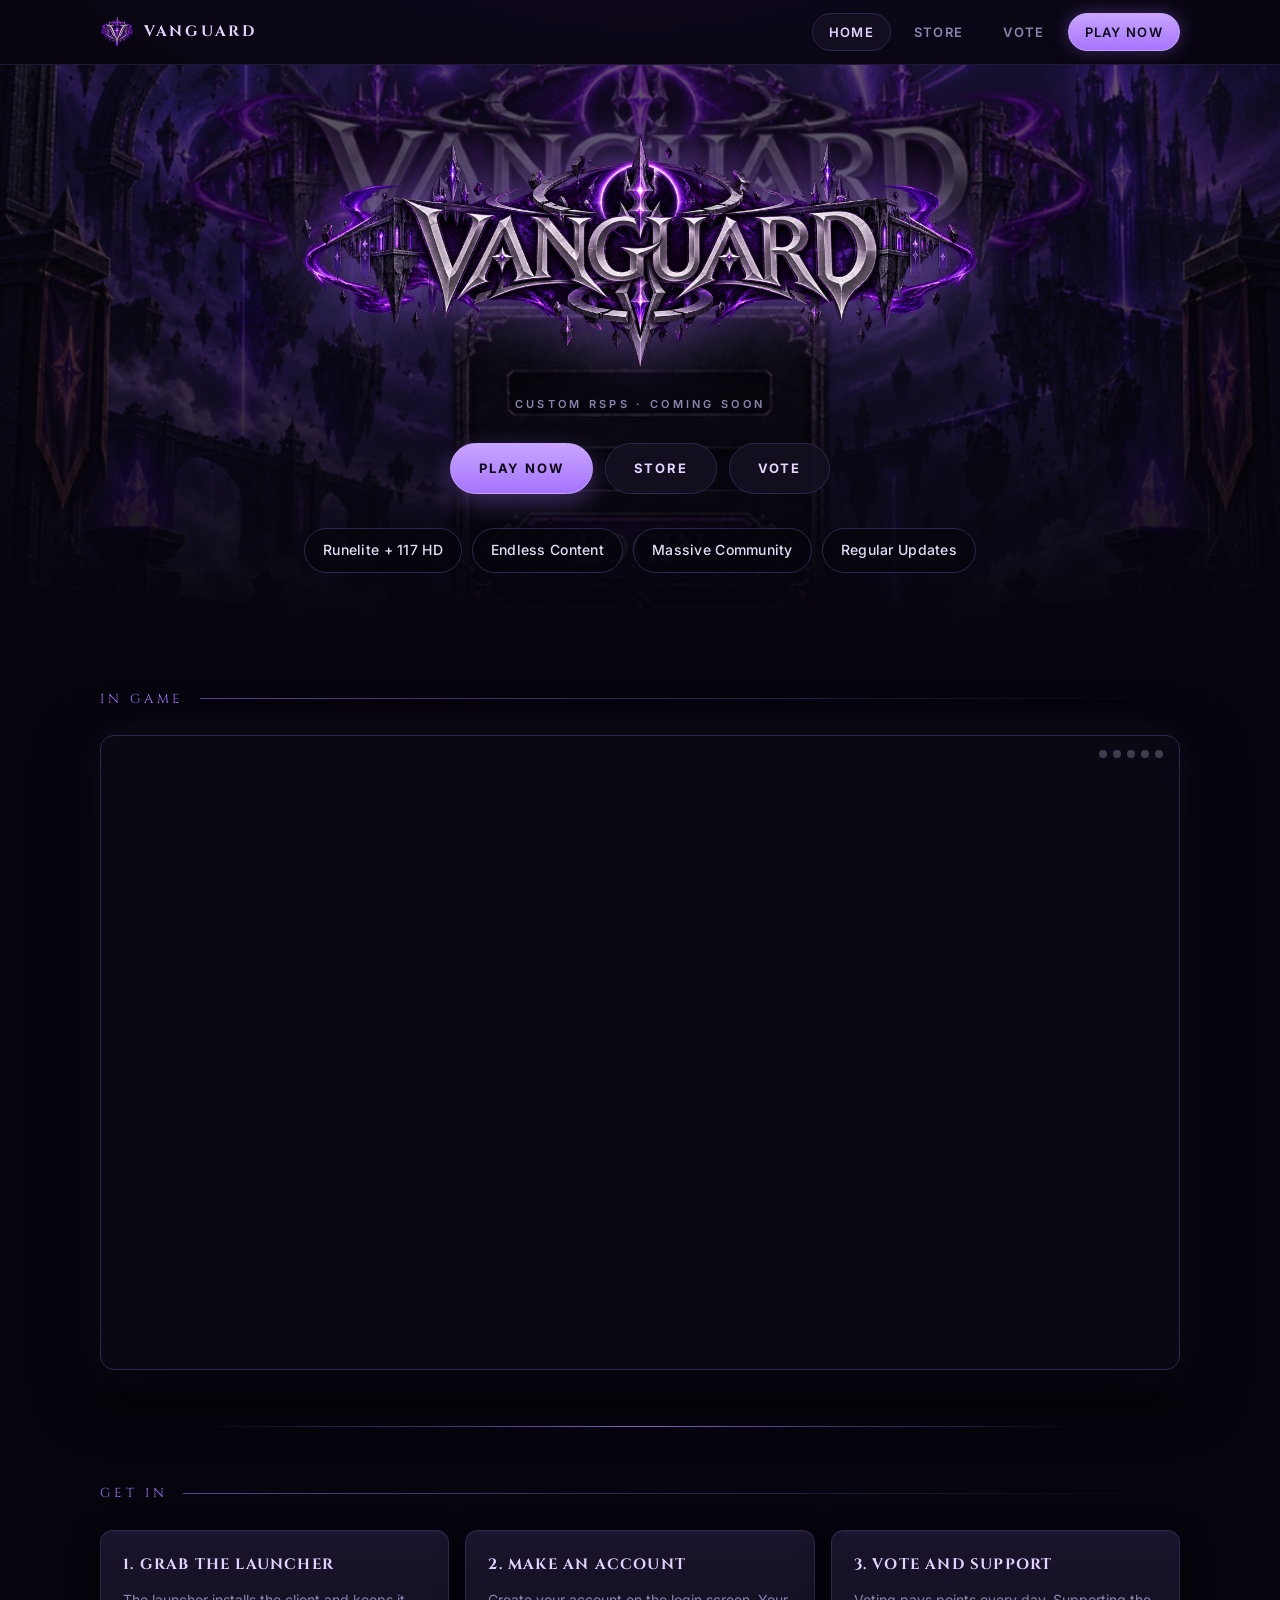
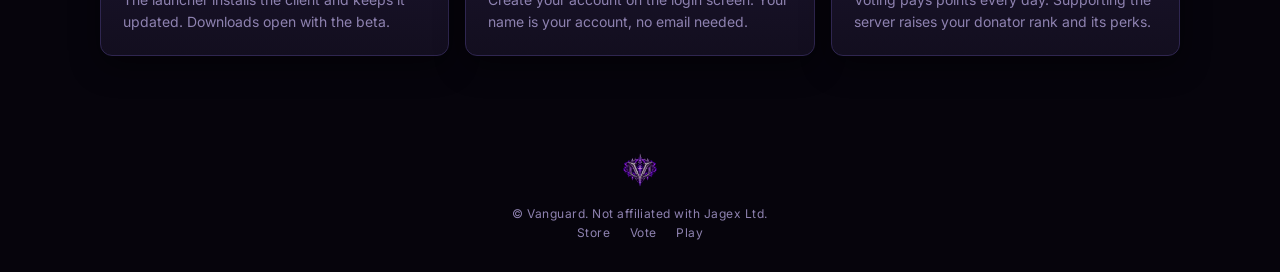
<file: index.html>
<!doctype html>
<html lang="en">
<head>
  <meta charset="utf-8">
  <meta name="viewport" content="width=device-width, initial-scale=1">
  <title>Vanguard</title>
  <meta property="og:title" content="Vanguard">
  <meta property="og:url" content="https://vanguardrsps.org/">
  <meta name="twitter:card" content="summary_large_image">
  <meta property="og:image" content="https://vanguardrsps.org/assets/wordmark.png">
  <meta name="theme-color" content="#06040c">
  <link rel="icon" type="image/png" sizes="32x32" href="/assets/favicon-32.png">
  <link rel="apple-touch-icon" href="/assets/favicon-180.png">
  <link rel="stylesheet" href="/assets/style.css?v=5">
</head>
<body>

<nav class="nav">
  <div class="wrap">
    <a class="brand" href="/"><img src="/assets/emblem.png" alt=""><span>Vanguard</span></a>
    <ul>
      <li><a class="active" href="/">Home</a></li>
      <li><a href="/store/">Store</a></li>
      <li><a href="/vote/">Vote</a></li>
      <li><a class="play" href="/play/">Play Now</a></li>
    </ul>
  </div>
</nav>

<header class="hero">
  <div class="bg"></div>
  <div class="wrap">
    <img class="wordmark" src="/assets/wordmark.png" alt="Vanguard">
    <div class="sub" style="margin-top:18px">Custom RSPS &middot; Coming soon</div>
    <div class="cta">
      <a class="btn primary" href="/play/">Play Now</a>
      <a class="btn" href="/store/">Store</a>
      <a class="btn" href="/vote/">Vote</a>
    </div>
    <div class="stats">
      <span class="stat">Runelite + 117 HD</span>
      <span class="stat">Endless Content</span>
      <span class="stat">Massive Community</span>
      <span class="stat">Regular Updates</span>
    </div>
  </div>
</header>

<section class="section">
  <div class="wrap">
    <div class="section-title">In game</div>
    <div class="show">
      <figure class="slide s1"><img src="/assets/shots/world.jpg" alt="Out in the world"><figcaption><b>Out in the world</b><span>The full Volaris roster, HD lit.</span></figcaption></figure>
      <figure class="slide s2"><img src="/assets/shots/bank.jpg" alt="The Bank of Vanguard"><figcaption><b>The Bank of Vanguard</b><span>Tabs, search, placeholders and a clean grid.</span></figcaption></figure>
      <figure class="slide s3"><img src="/assets/shots/combiner.jpg" alt="The Combiner"><figcaption><b>The Combiner</b><span>Forge upgrades and the Master Soul from parts.</span></figcaption></figure>
      <figure class="slide s4"><img src="/assets/shots/clog.jpg" alt="Collection Log"><figcaption><b>Collection Log</b><span>Every boss, key and box, tracked with rewards.</span></figcaption></figure>
      <figure class="slide s5"><img src="/assets/shots/pulse.jpg" alt="Server Pulse"><figcaption><b>Server Pulse</b><span>Live world-boss timers and online count, in game.</span></figcaption></figure>
      <div class="dots"><i class="d1"></i><i class="d2"></i><i class="d3"></i><i class="d4"></i><i class="d5"></i></div>
    </div>
  </div>
</section>

<div class="rule"></div>

<section class="section">
  <div class="wrap">
    <div class="section-title">Get in</div>
    <div class="grid">
      <div class="card"><h3>1. Grab the launcher</h3><p>The launcher installs the client and keeps it updated. Downloads open with the beta.</p></div>
      <div class="card"><h3>2. Make an account</h3><p>Create your account on the login screen. Your name is your account, no email needed.</p></div>
      <div class="card"><h3>3. Vote and support</h3><p>Voting pays points every day. Supporting the server raises your donator rank and its perks.</p></div>
    </div>
  </div>
</section>

<footer>
  <img src="/assets/emblem.png" alt="">
  <div>&copy; Vanguard. Not affiliated with Jagex Ltd.</div>
  <div><a href="/store/">Store</a> <a href="/vote/">Vote</a> <a href="/play/">Play</a></div>
</footer>

</body>
</html>
</file>
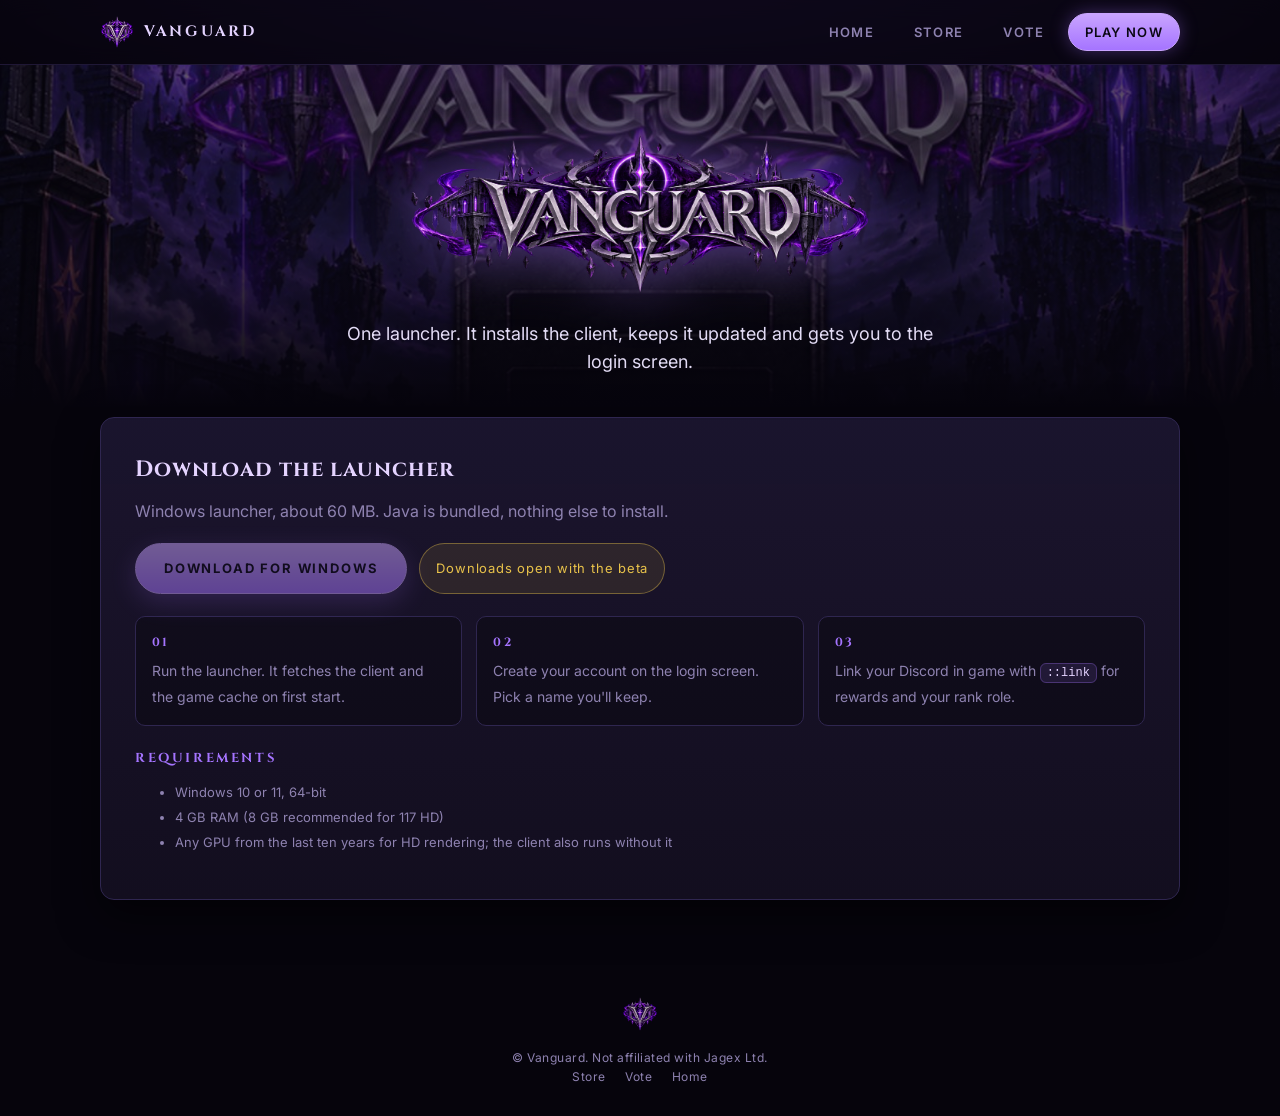
<file: play/index.html>
<!doctype html>
<html lang="en">
<head>
  <meta charset="utf-8">
  <meta name="viewport" content="width=device-width, initial-scale=1">
  <title>Play Vanguard</title>
  <meta name="description" content="Download the Vanguard launcher and get in.">
  <meta name="theme-color" content="#06040c">
  <link rel="icon" type="image/png" sizes="32x32" href="/assets/favicon-32.png">
  <link rel="apple-touch-icon" href="/assets/favicon-180.png">
  <link rel="stylesheet" href="/assets/style.css?v=5">
</head>
<body>

<nav class="nav">
  <div class="wrap">
    <a class="brand" href="/"><img src="/assets/emblem.png" alt=""><span>Vanguard</span></a>
    <ul>
      <li><a href="/">Home</a></li>
      <li><a href="/store/">Store</a></li>
      <li><a href="/vote/">Vote</a></li>
      <li><a class="play active" href="/play/">Play Now</a></li>
    </ul>
  </div>
</nav>

<header class="hero" style="padding-bottom:30px">
  <div class="bg"></div>
  <div class="wrap">
    <img class="wordmark" src="/assets/wordmark.png" alt="Vanguard" style="max-width:min(460px,90%)">
    <p class="tag">One launcher. It installs the client, keeps it updated and gets you to the login screen.</p>
  </div>
</header>

<section class="section" style="padding-top:10px">
  <div class="wrap">
    <div class="panel">
      <h2>Download the launcher</h2>
      <p style="color:var(--dim)">Windows launcher, about 60 MB. Java is bundled, nothing else to install.</p>
      <div class="cta" style="justify-content:flex-start;margin-top:18px">
        <a class="btn primary disabled" href="#" aria-disabled="true">Download for Windows</a>
        <span class="notice">Downloads open with the beta</span>
      </div>
      <div class="steps">
        <div class="step"><b>01</b><span>Run the launcher. It fetches the client and the game cache on first start.</span></div>
        <div class="step"><b>02</b><span>Create your account on the login screen. Pick a name you'll keep.</span></div>
        <div class="step"><b>03</b><span>Link your Discord in game with <code>::link</code> for rewards and your rank role.</span></div>
      </div>
      <h3 style="font-size:13px;letter-spacing:.2em;text-transform:uppercase;color:var(--nebula)">Requirements</h3>
      <ul class="req">
        <li>Windows 10 or 11, 64-bit</li>
        <li>4 GB RAM (8 GB recommended for 117 HD)</li>
        <li>Any GPU from the last ten years for HD rendering; the client also runs without it</li>
      </ul>
    </div>
  </div>
</section>

<footer>
  <img src="/assets/emblem.png" alt="">
  <div>&copy; Vanguard. Not affiliated with Jagex Ltd.</div>
  <div><a href="/store/">Store</a> <a href="/vote/">Vote</a> <a href="/">Home</a></div>
</footer>

</body>
</html>
</file>
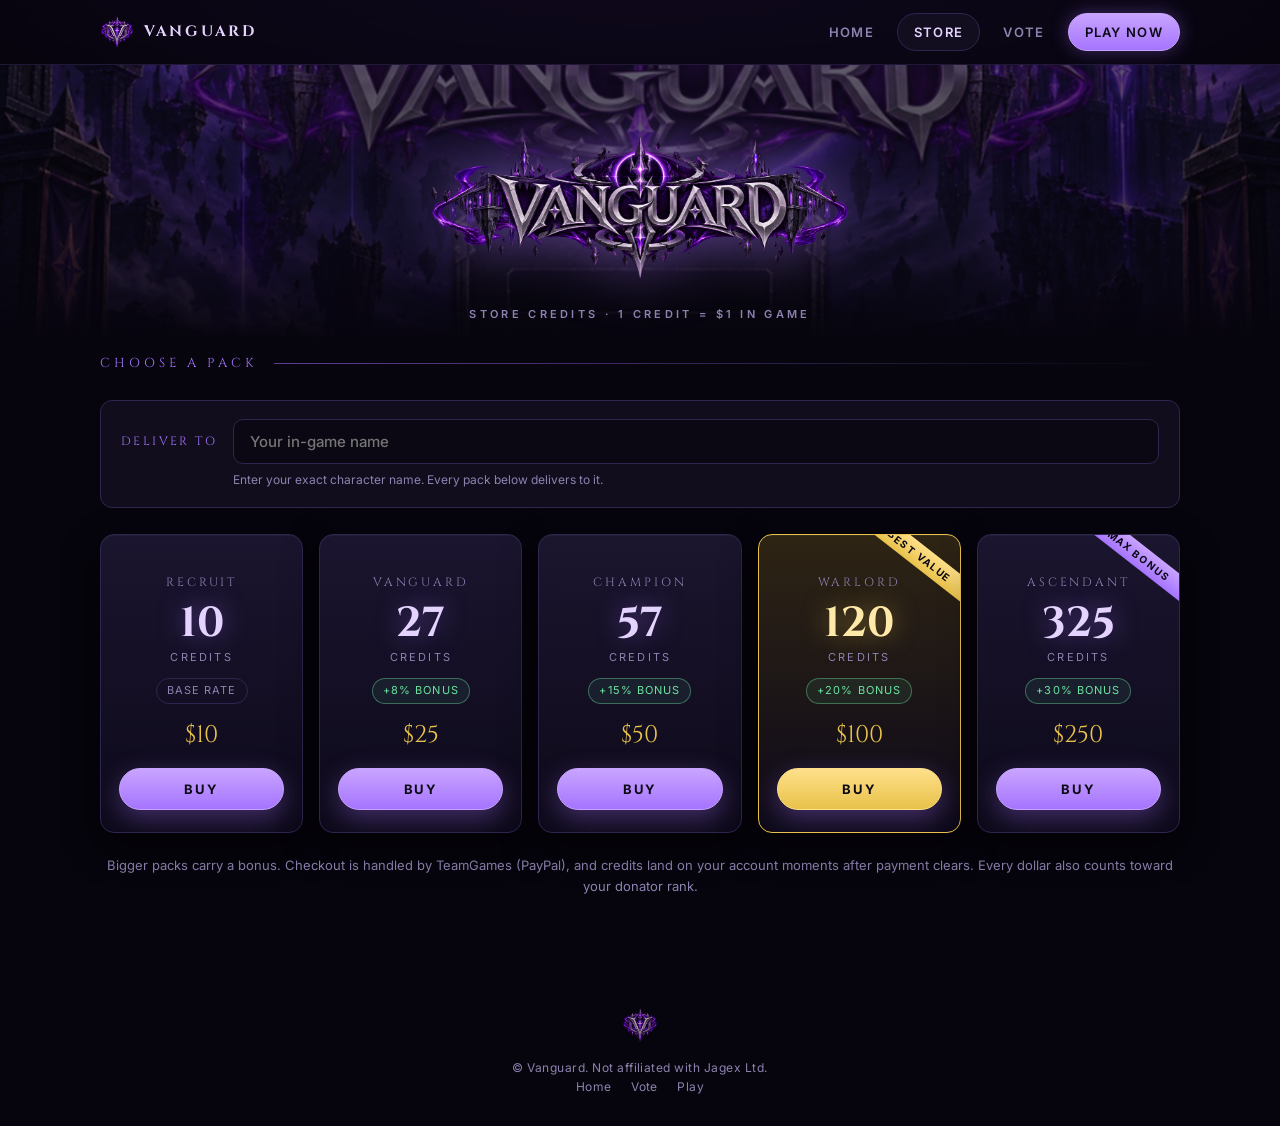
<file: store/index.html>
<!doctype html>
<html lang="en">
<head>
  <meta charset="utf-8">
  <meta name="viewport" content="width=device-width, initial-scale=1">
  <title>Vanguard Store</title>
  <meta property="og:title" content="Vanguard Store">
  <meta property="og:image" content="https://vanguardrsps.org/assets/wordmark.png">
  <meta name="theme-color" content="#06040c">
  <link rel="icon" type="image/png" sizes="32x32" href="/assets/favicon-32.png">
  <link rel="stylesheet" href="/assets/style.css?v=5">
</head>
<body>

<nav class="nav">
  <div class="wrap">
    <a class="brand" href="/"><img src="/assets/emblem.png" alt=""><span>Vanguard</span></a>
    <ul>
      <li><a href="/">Home</a></li>
      <li><a class="active" href="/store/">Store</a></li>
      <li><a href="/vote/">Vote</a></li>
      <li><a class="play" href="/play/">Play Now</a></li>
    </ul>
  </div>
</nav>

<header class="hero" style="padding-bottom:20px">
  <div class="bg"></div>
  <div class="wrap">
    <img class="wordmark" src="/assets/wordmark.png" alt="Vanguard" style="max-width:min(420px,88%)">
    <div class="sub" style="margin-top:18px">Store credits &middot; 1 credit = $1 in game</div>
  </div>
</header>

<section class="section" style="padding-top:10px">
  <div class="wrap">
    <div class="section-title">Choose a pack</div>
    <form method="post" action="/store/checkout.php">
    <div class="who">
      <label for="who">Deliver to</label>
      <input id="who" name="username" type="text" maxlength="12" pattern="[A-Za-z0-9 _-]{1,12}" placeholder="Your in-game name" autocomplete="username" required>
      <span>Enter your exact character name. Every pack below delivers to it.</span>
    </div>
    <div class="packs">
      <div class="pack">
        <div class="pack-name">Recruit</div>
        <div class="pack-credits">10</div>
        <div class="pack-unit">credits</div>
        <div class="pack-bonus muted">Base rate</div><div class="pack-price">$10</div>
        <button class="btn primary" type="submit" name="pack" value="recruit">Buy</button>
      </div>
      <div class="pack">
        <div class="pack-name">Vanguard</div>
        <div class="pack-credits">27</div>
        <div class="pack-unit">credits</div>
        <div class="pack-bonus">+8% bonus</div><div class="pack-price">$25</div>
        <button class="btn primary" type="submit" name="pack" value="vanguard">Buy</button>
      </div>
      <div class="pack">
        <div class="pack-name">Champion</div>
        <div class="pack-credits">57</div>
        <div class="pack-unit">credits</div>
        <div class="pack-bonus">+15% bonus</div><div class="pack-price">$50</div>
        <button class="btn primary" type="submit" name="pack" value="champion">Buy</button>
      </div>
      <div class="pack best">
        <div class="ribbon">Best value</div><div class="pack-name">Warlord</div>
        <div class="pack-credits">120</div>
        <div class="pack-unit">credits</div>
        <div class="pack-bonus">+20% bonus</div><div class="pack-price">$100</div>
        <button class="btn primary" type="submit" name="pack" value="warlord">Buy</button>
      </div>
      <div class="pack">
        <div class="ribbon">Max bonus</div><div class="pack-name">Ascendant</div>
        <div class="pack-credits">325</div>
        <div class="pack-unit">credits</div>
        <div class="pack-bonus">+30% bonus</div><div class="pack-price">$250</div>
        <button class="btn primary" type="submit" name="pack" value="ascendant">Buy</button>
      </div>
    </div>
    </form>
    <p class="fine">Bigger packs carry a bonus. Checkout is handled by TeamGames (PayPal), and credits land on your account moments after payment clears. Every dollar also counts toward your donator rank.</p>
  </div>
</section>

<footer>
  <img src="/assets/emblem.png" alt="">
  <div>&copy; Vanguard. Not affiliated with Jagex Ltd.</div>
  <div><a href="/">Home</a> <a href="/vote/">Vote</a> <a href="/play/">Play</a></div>
</footer>

</body>
</html>
</file>
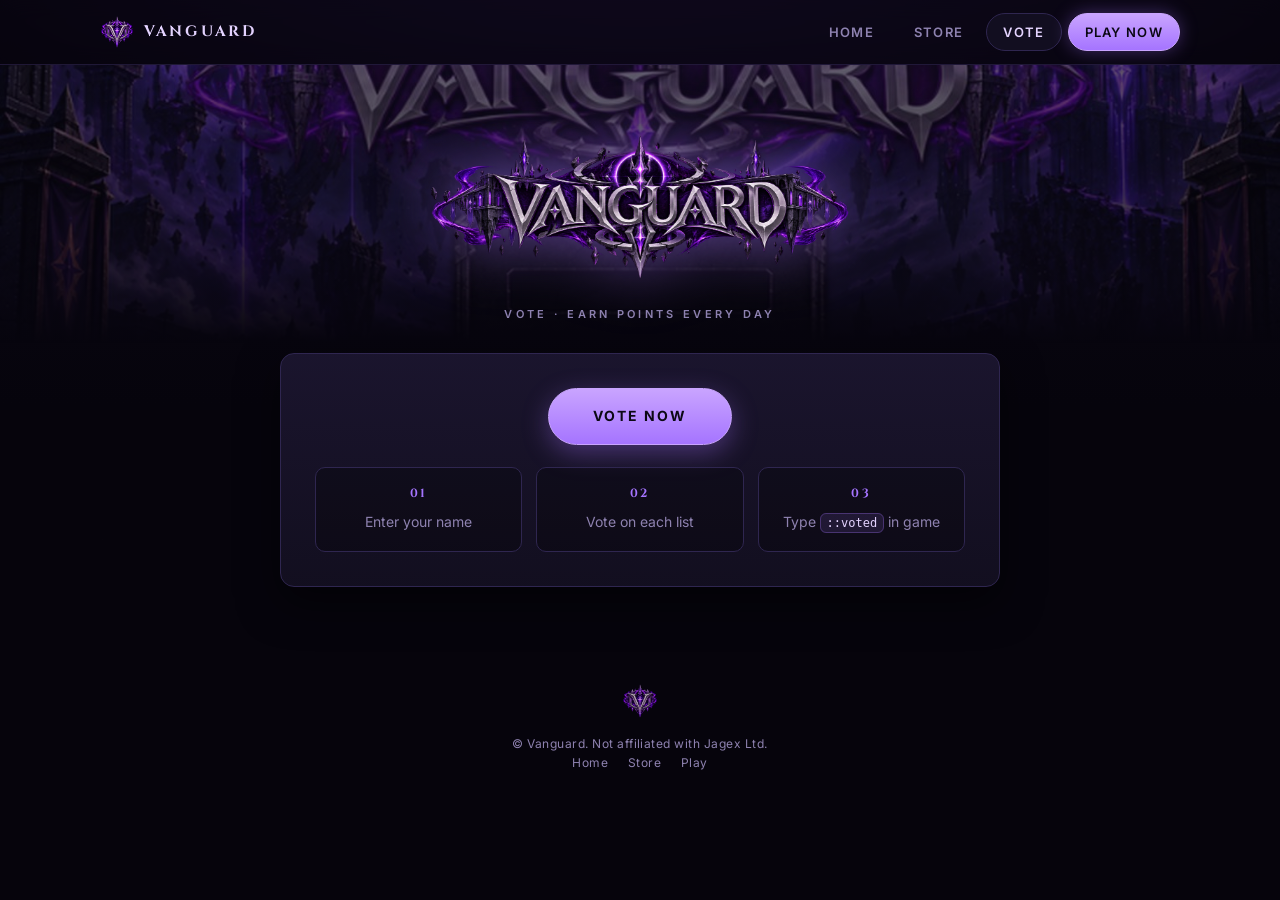
<file: vote/index.html>
<!doctype html>
<html lang="en">
<head>
  <meta charset="utf-8">
  <meta name="viewport" content="width=device-width, initial-scale=1">
  <title>Vote for Vanguard</title>
  <meta property="og:title" content="Vote for Vanguard">
  <meta property="og:image" content="https://vanguardrsps.org/assets/wordmark.png">
  <meta name="theme-color" content="#06040c">
  <link rel="icon" type="image/png" sizes="32x32" href="/assets/favicon-32.png">
  <link rel="stylesheet" href="/assets/style.css?v=5">
</head>
<body>

<nav class="nav">
  <div class="wrap">
    <a class="brand" href="/"><img src="/assets/emblem.png" alt=""><span>Vanguard</span></a>
    <ul>
      <li><a href="/">Home</a></li>
      <li><a href="/store/">Store</a></li>
      <li><a class="active" href="/vote/">Vote</a></li>
      <li><a class="play" href="/play/">Play Now</a></li>
    </ul>
  </div>
</nav>

<header class="hero" style="padding-bottom:20px">
  <div class="bg"></div>
  <div class="wrap">
    <img class="wordmark" src="/assets/wordmark.png" alt="Vanguard" style="max-width:min(420px,88%)">
    <div class="sub" style="margin-top:18px">Vote &middot; earn points every day</div>
  </div>
</header>

<section class="section" style="padding-top:10px">
  <div class="wrap">
    <div class="panel" style="text-align:center;max-width:720px;margin:0 auto">
      <div class="cta" style="margin-top:0">
        <a class="btn primary" href="https://vanguard.teamgames.io/vote" rel="noopener" style="padding:16px 44px;font-size:14px">Vote now</a>
      </div>
      <div class="steps" style="margin-bottom:0">
        <div class="step"><b>01</b><span>Enter your name</span></div>
        <div class="step"><b>02</b><span>Vote on each list</span></div>
        <div class="step"><b>03</b><span>Type <code>::voted</code> in game</span></div>
      </div>
    </div>
  </div>
</section>

<footer>
  <img src="/assets/emblem.png" alt="">
  <div>&copy; Vanguard. Not affiliated with Jagex Ltd.</div>
  <div><a href="/">Home</a> <a href="/store/">Store</a> <a href="/play/">Play</a></div>
</footer>

</body>
</html>
</file>
<file: assets/style.css>
@import url('https://fonts.googleapis.com/css2?family=Cinzel:wght@600;700;800&family=Inter:wght@400;500;600;700&display=swap');

:root {
  --bg: #06040c;
  --card: rgba(20, 16, 34, .88);
  --edge: #2f2650;
  --nebula: #a574ff;
  --nebula-dk: #5b3f92;
  --bright: #e4d3ff;
  --text: #e3dcf5;
  --dim: #8e82b0;
  --gold: #e8c24a;
  --good: #6be3a0;
  --display: 'Cinzel', Georgia, serif;
  --body: 'Inter', 'Segoe UI', sans-serif;
}
* { box-sizing: border-box; }
html { scroll-behavior: smooth; }
body {
  margin: 0; min-height: 100vh; color: var(--text); font-family: var(--body); font-size: 16px; line-height: 1.6;
  background: var(--bg) fixed;
  background-image:
    radial-gradient(1100px 500px at 50% -140px, rgba(120,70,220,.35), transparent 70%),
    radial-gradient(1px 1px at 18% 22%, rgba(255,255,255,.55) 50%, transparent 51%),
    radial-gradient(1px 1px at 72% 12%, rgba(255,255,255,.45) 50%, transparent 51%),
    radial-gradient(1px 1px at 86% 48%, rgba(255,255,255,.35) 50%, transparent 51%),
    radial-gradient(1px 1px at 30% 78%, rgba(255,255,255,.35) 50%, transparent 51%),
    radial-gradient(1px 1px at 8% 60%,  rgba(255,255,255,.3) 50%, transparent 51%),
    linear-gradient(180deg, #0c0918 0%, #06040c 45%, #06040c 100%);
}
a { color: var(--nebula); text-decoration: none; }
a:hover { color: var(--bright); }
img { max-width: 100%; height: auto; }
h1, h2, h3 { font-family: var(--display); color: var(--bright); letter-spacing: .04em; margin: 0 0 12px; }
p { margin: 0 0 14px; }
.wrap { max-width: 1120px; margin: 0 auto; padding: 0 20px; }

/* ---------- nav ---------- */
.nav {
  position: sticky; top: 0; z-index: 20; backdrop-filter: blur(10px); background: rgba(6,4,12,.72);
  border-bottom: 1px solid rgba(47,38,80,.6);
}
.nav .wrap { display: flex; align-items: center; justify-content: space-between; height: 64px; }
.nav .brand { display: flex; align-items: center; gap: 10px; font-family: var(--display); font-weight: 700; letter-spacing: .18em; color: var(--bright); font-size: 15px; text-transform: uppercase; }
.nav .brand img { width: 34px; height: 34px; }
.nav ul { list-style: none; margin: 0; padding: 0; display: flex; gap: 6px; align-items: center; }
.nav li a {
  display: inline-block; padding: 8px 16px; border-radius: 999px; font-size: 13px; font-weight: 600; letter-spacing: .1em; text-transform: uppercase;
  color: var(--dim); border: 1px solid transparent; transition: all .18s ease;
}
.nav li a:hover, .nav li a.active { color: var(--bright); border-color: var(--edge); background: rgba(20,16,34,.9); }
.nav li a.play { color: #0b0814; background: linear-gradient(180deg, #c9a4ff, #a574ff); border-color: #c9a4ff; box-shadow: 0 0 18px rgba(165,116,255,.35); }
.nav li a.play:hover { background: linear-gradient(180deg, #e4d3ff, #b58cff); box-shadow: 0 0 26px rgba(165,116,255,.6); }
.nav .burger { display: none; }

/* ---------- hero ---------- */
.hero { position: relative; overflow: hidden; text-align: center; padding: 70px 0 60px; }
.hero .bg { position: absolute; inset: 0; background: url(hero.jpg) center 35% / cover no-repeat; opacity: .55; filter: saturate(1.1); }
.hero .bg:after { content: ""; position: absolute; inset: 0; background: linear-gradient(180deg, rgba(6,4,12,.35), rgba(6,4,12,.55) 55%, var(--bg) 100%); }
.hero .wrap { position: relative; }
.hero .wordmark { max-width: min(680px, 94%); filter: drop-shadow(0 0 30px rgba(165,116,255,.55)); }
.hero .tag { margin: 18px auto 0; max-width: 620px; color: var(--text); font-size: 18px; }
.hero .sub { color: var(--dim); letter-spacing: .3em; text-transform: uppercase; font-size: 11px; font-weight: 600; margin-top: 6px; }
.cta { display: flex; gap: 12px; justify-content: center; flex-wrap: wrap; margin-top: 30px; }
.btn {
  display: inline-block; padding: 14px 28px; border-radius: 999px; font-weight: 700; font-size: 13px; letter-spacing: .14em; text-transform: uppercase;
  border: 1px solid var(--edge); color: var(--bright); background: rgba(20,16,34,.85); transition: all .18s ease;
}
.btn:hover { border-color: var(--nebula); box-shadow: 0 0 22px rgba(165,116,255,.3); transform: translateY(-1px); color: var(--bright); }
.btn.primary { color: #0b0814; background: linear-gradient(180deg, #c9a4ff, #a574ff); border-color: #c9a4ff; box-shadow: 0 8px 26px rgba(165,116,255,.35); }
.btn.primary:hover { background: linear-gradient(180deg, #e4d3ff, #b58cff); color: #0b0814; }
.btn.disabled { opacity: .5; cursor: not-allowed; pointer-events: none; }
.stats { display: flex; gap: 10px; justify-content: center; flex-wrap: wrap; margin-top: 34px; }
.stat { padding: 10px 18px; border-radius: 999px; background: rgba(6,4,12,.7); border: 1px solid var(--edge); font-size: 12px; letter-spacing: .12em; text-transform: none; color: var(--text); font-size: 14px; letter-spacing: .02em; font-weight: 500; }
.stat b { color: var(--gold); font-family: var(--display); margin-right: 6px; font-size: 14px; letter-spacing: .02em; }

/* ---------- sections ---------- */
.section { padding: 56px 0; }
.section-title { display: flex; align-items: center; gap: 16px; margin-bottom: 26px; font-family: var(--display); font-size: 13px; letter-spacing: .3em; text-transform: uppercase; color: var(--nebula); }
.section-title:after { content: ""; flex: 1; height: 1px; background: linear-gradient(90deg, var(--nebula-dk), transparent); }
.grid { display: grid; grid-template-columns: repeat(auto-fit, minmax(240px, 1fr)); gap: 16px; }
.card {
  padding: 22px; border-radius: 12px; background: linear-gradient(180deg, rgba(28,22,48,.9), var(--card)); border: 1px solid var(--edge);
  box-shadow: 0 10px 30px rgba(0,0,0,.45), inset 0 1px 0 rgba(255,255,255,.04); transition: transform .2s ease, border-color .2s ease;
}
.card:hover { transform: translateY(-3px); border-color: var(--nebula); }
.card h3 { font-size: 15px; letter-spacing: .08em; text-transform: uppercase; }
.card p { color: var(--dim); font-size: 14px; margin: 0; }
.card .icon { width: 38px; height: 38px; border-radius: 10px; margin-bottom: 14px; display: grid; place-items: center; background: radial-gradient(circle at 50% 30%, rgba(165,116,255,.35), rgba(0,0,0,.3) 70%); border: 1px solid var(--edge); color: var(--bright); font-family: var(--display); font-weight: 700; }
.rule { height: 1px; max-width: 900px; margin: 0 auto; background: linear-gradient(90deg, transparent, var(--nebula-dk) 30%, var(--nebula) 50%, var(--nebula-dk) 70%, transparent); opacity: .8; }

/* ---------- panels (play page) ---------- */
.panel { padding: 34px; border-radius: 14px; background: linear-gradient(180deg, rgba(28,22,48,.92), var(--card)); border: 1px solid var(--edge); box-shadow: 0 16px 40px rgba(0,0,0,.5); }
.panel h2 { font-size: 22px; }
.steps { display: grid; grid-template-columns: repeat(auto-fit, minmax(200px, 1fr)); gap: 14px; margin: 22px 0; }
.step { padding: 16px; border-radius: 10px; background: rgba(0,0,0,.3); border: 1px solid var(--edge); }
.step b { display: block; font-family: var(--display); color: var(--nebula); letter-spacing: .2em; font-size: 12px; margin-bottom: 6px; }
.step span { color: var(--dim); font-size: 14px; }
.notice { display: inline-flex; align-items: center; gap: 10px; padding: 10px 16px; border-radius: 999px; background: rgba(232,194,74,.1); border: 1px solid rgba(232,194,74,.4); color: var(--gold); font-size: 13px; letter-spacing: .06em; }
.req { color: var(--dim); font-size: 13px; }
.req li { margin-bottom: 4px; }

/* ---------- footer ---------- */
footer { padding: 40px 0 30px; text-align: center; color: var(--dim); font-size: 12px; letter-spacing: .04em; }
footer img { width: 36px; height: 36px; opacity: .85; margin-bottom: 10px; }
footer a { color: var(--dim); margin: 0 8px; }
footer a:hover { color: var(--bright); }

@media (max-width: 720px) {
  .nav ul { gap: 2px; }
  .nav li a { padding: 8px 10px; font-size: 11px; }
  .nav .brand span { display: none; }
  .hero { padding: 44px 0 40px; }
  .panel { padding: 22px; }
}

/* ---------- slideshow (CSS only: no scripts run on this site) ---------- */
.show { position: relative; aspect-ratio: 16 / 9.4; max-height: 640px; border-radius: 14px; overflow: hidden; border: 1px solid var(--edge); background: #0b0814; box-shadow: 0 20px 60px rgba(0,0,0,.6), 0 0 40px rgba(165,116,255,.12); }
.show .slide { position: absolute; inset: 0; margin: 0; opacity: 0; animation: vgfade 25s infinite; }
.show .slide img { width: 100%; height: 100%; object-fit: contain; background: radial-gradient(circle at 50% 40%, rgba(91,63,146,.35), #0b0814 70%); }
.show .slide.s5 img { object-fit: contain; }
.show figcaption { position: absolute; left: 0; right: 0; bottom: 0; padding: 26px 24px 18px; background: linear-gradient(180deg, transparent, rgba(6,4,12,.92)); }
.show figcaption b { display: block; font-family: var(--display); font-size: 16px; letter-spacing: .08em; text-transform: uppercase; color: var(--bright); }
.show figcaption span { color: var(--dim); font-size: 13px; }
.show .slide.s1 { animation-delay: 0s; }
.show .slide.s2 { animation-delay: 5s; }
.show .slide.s3 { animation-delay: 10s; }
.show .slide.s4 { animation-delay: 15s; }
.show .slide.s5 { animation-delay: 20s; }

.show .dots { position: absolute; right: 16px; top: 14px; display: flex; gap: 6px; }
.show .dots i { width: 8px; height: 8px; border-radius: 50%; background: rgba(228,211,255,.25); animation: vgdot 25s infinite; }
.show .dots i.d1 { animation-delay: 0s; }
.show .dots i.d2 { animation-delay: 5s; }
.show .dots i.d3 { animation-delay: 10s; }
.show .dots i.d4 { animation-delay: 15s; }
.show .dots i.d5 { animation-delay: 20s; }

@keyframes vgfade { 0% { opacity: 0 } 3% { opacity: 1 } 20.00% { opacity: 1 } 23.00% { opacity: 0 } 100% { opacity: 0 } }
@keyframes vgdot { 0% { background: var(--nebula); box-shadow: 0 0 8px var(--nebula) } 20.00% { background: var(--nebula) } 20.50% { background: rgba(228,211,255,.25); box-shadow: none } 100% { background: rgba(228,211,255,.25) } }
@media (max-width: 720px) { .show { aspect-ratio: 4 / 3; } .show figcaption { padding: 18px 14px 12px; } }

/* ---------- credit store ---------- */
.who { display: grid; grid-template-columns: auto 1fr; gap: 6px 16px; align-items: center; margin-bottom: 26px; padding: 18px 20px; border-radius: 12px; background: rgba(20,16,34,.8); border: 1px solid var(--edge); }
.who label { font-family: var(--display); font-size: 12px; letter-spacing: .2em; text-transform: uppercase; color: var(--nebula); }
.who input { padding: 12px 16px; border-radius: 10px; border: 1px solid var(--edge); background: #0b0814; color: var(--bright); font: 500 15px var(--body); outline: none; }
.who input:focus { border-color: var(--nebula); box-shadow: 0 0 0 3px rgba(165,116,255,.18); }
.who span { grid-column: 2; color: var(--dim); font-size: 12px; }
.packs { display: grid; grid-template-columns: repeat(auto-fit, minmax(180px, 1fr)); gap: 16px; }
.pack { position: relative; overflow: hidden; text-align: center; padding: 38px 18px 22px; border-radius: 14px; border: 1px solid var(--edge); background: linear-gradient(180deg, rgba(28,22,48,.95), rgba(14,10,26,.95)); box-shadow: 0 14px 34px rgba(0,0,0,.5), inset 0 1px 0 rgba(255,255,255,.04); transition: transform .2s, border-color .2s, box-shadow .2s; }
.pack:hover { transform: translateY(-4px); border-color: var(--nebula); box-shadow: 0 18px 44px rgba(0,0,0,.6), 0 0 30px rgba(165,116,255,.25); }
.pack.best { border-color: var(--gold); background: linear-gradient(180deg, rgba(48,38,20,.95), rgba(14,10,26,.95)); }
.pack.best:hover { border-color: #ffd96a; box-shadow: 0 18px 44px rgba(0,0,0,.6), 0 0 30px rgba(232,194,74,.3); }
.ribbon { position: absolute; top: 10px; right: -44px; transform: rotate(38deg); padding: 3px 46px; font-size: 10px; letter-spacing: .16em; text-transform: uppercase; font-weight: 700; color: #0b0814; background: linear-gradient(180deg, #c9a4ff, #a574ff); }
.pack.best .ribbon { background: linear-gradient(180deg, #ffe08a, #e8c24a); }
.pack-name { font-family: var(--display); font-size: 12px; letter-spacing: .24em; text-transform: uppercase; color: var(--dim); }
.pack-credits { font-family: var(--display); font-size: 42px; font-weight: 700; color: var(--bright); line-height: 1; margin-top: 10px; text-shadow: 0 0 24px rgba(165,116,255,.5); }
.pack.best .pack-credits { color: #ffe9a8; text-shadow: 0 0 24px rgba(232,194,74,.5); }
.pack-unit { font-size: 11px; letter-spacing: .2em; text-transform: uppercase; color: var(--dim); margin-top: 4px; }
.pack-bonus { display: inline-block; margin: 12px 0 8px; padding: 3px 10px; border-radius: 999px; font-size: 11px; letter-spacing: .1em; text-transform: uppercase; color: var(--good); border: 1px solid rgba(107,227,160,.4); background: rgba(107,227,160,.08); }
.pack-bonus.muted { color: var(--dim); border-color: var(--edge); background: transparent; }
.pack-price { font-family: var(--display); font-size: 24px; color: var(--gold); margin: 4px 0 14px; }
.pack .btn { width: 100%; padding: 12px 0; cursor: pointer; font-family: var(--body); }
.pack.best .btn { background: linear-gradient(180deg, #ffe08a, #e8c24a); border-color: #ffe08a; }
.fine { margin-top: 22px; color: var(--dim); font-size: 13px; text-align: center; }
@media (max-width: 720px) { .who { grid-template-columns: 1fr; } .who span { grid-column: 1; } }

/* ---------- vote ---------- */
.vote-grid { display: grid; grid-template-columns: 1.6fr 1fr; gap: 18px; align-items: start; }
.vote-main h2 { font-size: 22px; }
.vote-side { display: grid; gap: 14px; }
.vcard { padding: 20px 22px; border-radius: 12px; background: linear-gradient(180deg, rgba(28,22,48,.92), var(--card)); border: 1px solid var(--edge); box-shadow: 0 10px 30px rgba(0,0,0,.45); }
.vcard p { color: var(--dim); font-size: 13px; margin: 0; }
.vcard-title { font-family: var(--display); font-size: 12px; letter-spacing: .24em; text-transform: uppercase; color: var(--nebula); margin-bottom: 10px; }
.vlist { list-style: none; margin: 0; padding: 0; }
.vlist li { display: flex; justify-content: space-between; gap: 10px; padding: 8px 0; border-top: 1px solid rgba(47,38,80,.6); font-size: 13px; }
.vlist li:first-child { border-top: 0; }
.vlist span { color: var(--text); }
.vlist em { font-style: normal; color: var(--gold); font-size: 12px; letter-spacing: .04em; }
code { font-family: Consolas, monospace; font-size: 12px; padding: 2px 6px; border-radius: 6px; background: rgba(165,116,255,.12); color: var(--bright); border: 1px solid rgba(165,116,255,.3); }
@media (max-width: 820px) { .vote-grid { grid-template-columns: 1fr; } }
</file>
